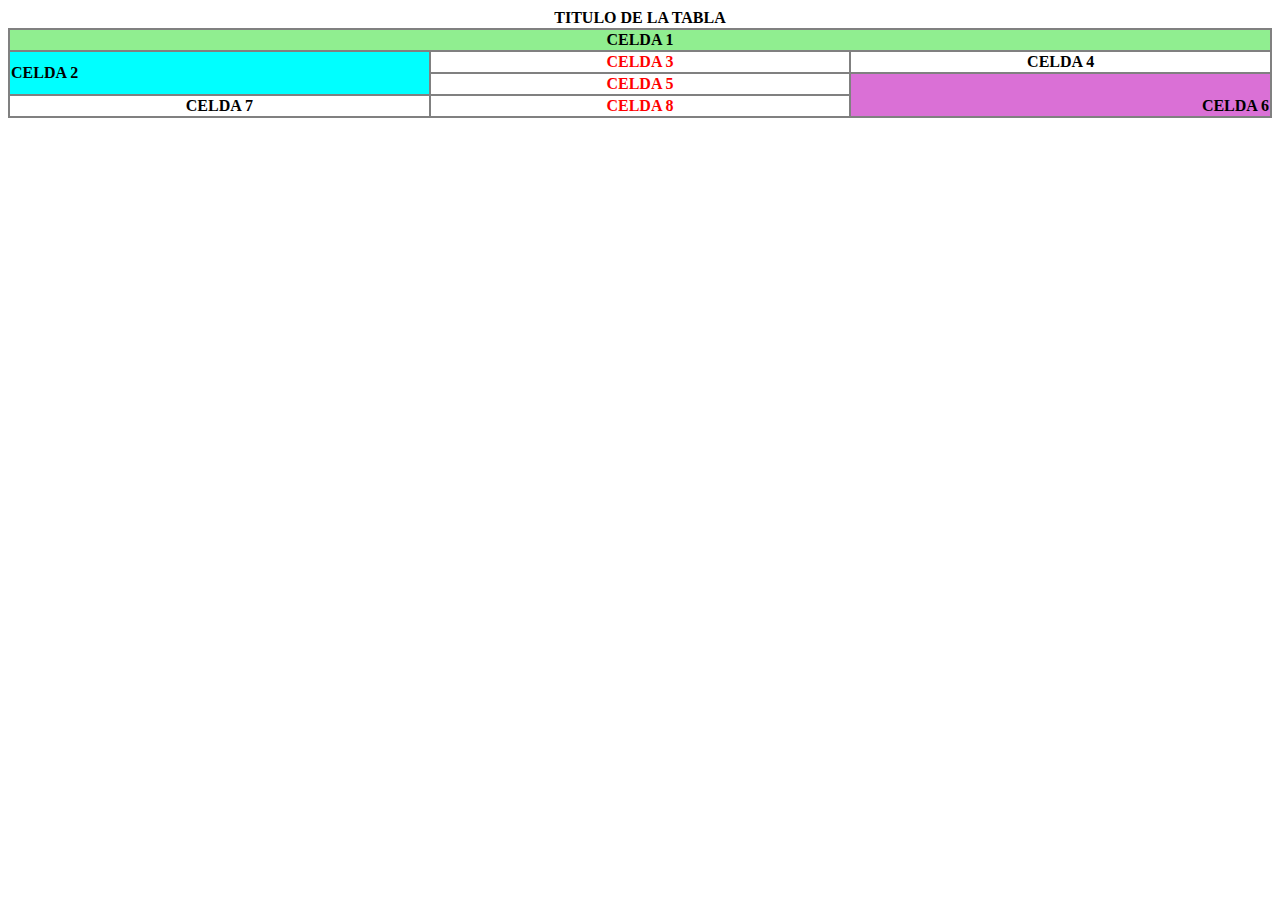
<file: EX13/index.html>
<!DOCTYPE html>
<html lang="en">
<head>
    <meta charset="UTF-8">
    <meta http-equiv="X-UA-Compatible" content="IE=edge">
    <meta name="viewport" content="width=device-width, initial-scale=1.0">
    <link rel="stylesheet" href="css/style.css">
    <title>EX 13 - Jaume Curto</title>
</head>
<body>
    <table>
        <tr>
            <th colspan="3">TITULO DE LA TABLA</th>
        </tr>
        <tr>
            <td id="c1" colspan="3"><strong>CELDA 1</strong></td>
        </tr>
        <tr>
            <td id="c2" rowspan="2"><strong>CELDA 2</strong></td>
            <td class="central"><strong>CELDA 3</strong></td>
            <td><strong>CELDA 4</strong></td>
        </tr>
        <tr>
            <td class="central"><strong>CELDA 5</strong></td>
            <td id="c6" rowspan="2"><strong>CELDA 6</strong></td>
        </tr>
        <tr>
            <td><strong>CELDA 7</strong></td>
            <td class="central"><strong>CELDA 8</strong></td>
        </tr>
    </table>
</body>
</html>
</file>
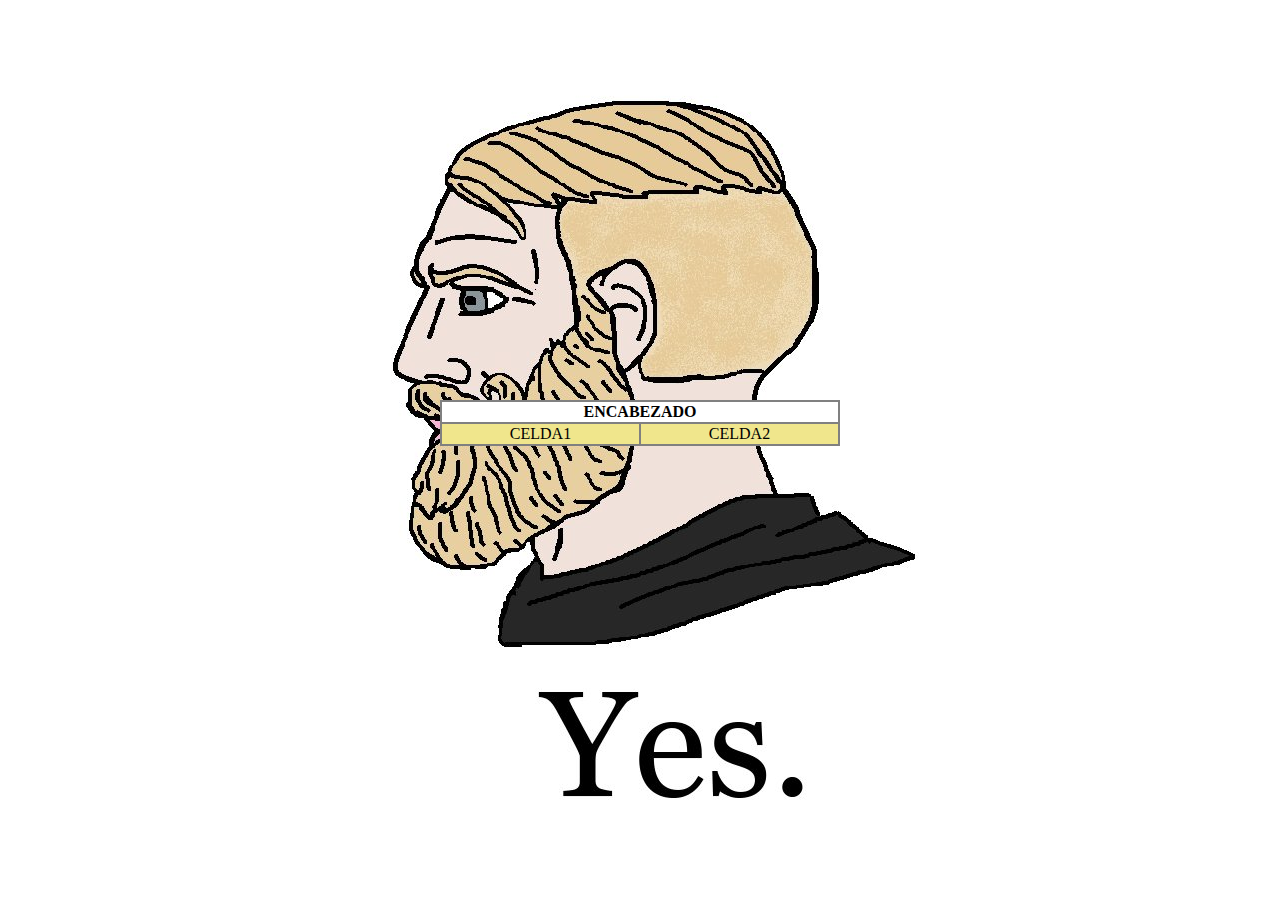
<file: EX14/index.html>
<!DOCTYPE html>
<html lang="en">
<head>
    <meta charset="UTF-8">
    <meta http-equiv="X-UA-Compatible" content="IE=edge">
    <meta name="viewport" content="width=device-width, initial-scale=1.0">
    <link rel="stylesheet" href="css/style.css">
    <title>EX 14 - Jaume Curto</title>
</head>
<body>
    <table>
        <tr>
            <th colspan="2">ENCABEZADO</th>
        </tr>
        <tr>
            <td>CELDA1</td>
            <td>CELDA2</td>
        </tr>
    </table>
</body>
</html>
</file>
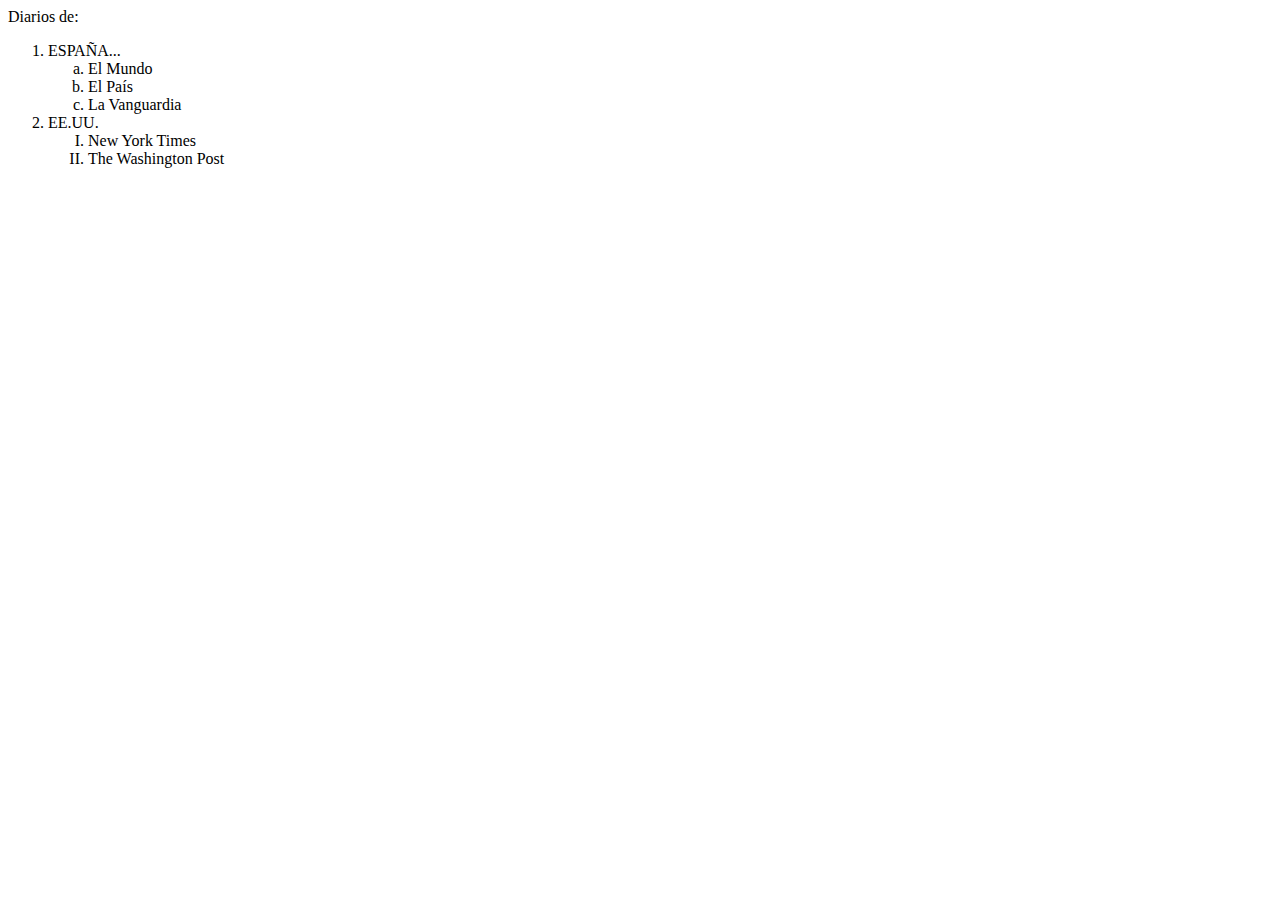
<file: EX15/index.html>
<!DOCTYPE html>
<html lang="en">
    <head>
        <meta charset="UTF-8">
        <meta http-equiv="X-UA-Compatible" content="IE=edge">
        <meta name="viewport" content="width=device-width, initial-scale=1.0">
        <title>EX 15 - Jaume Curto</title>
    </head>
    <body>
        Diarios de:
        <ol>
            <li>ESPAÑA...</li>
            <ol type="a">
                <li>El Mundo</li>
                <li>El País</li>
                <li>La Vanguardia</li>
            </ol>
            <li>EE.UU.</li>
            <ol type="I">
                <li>New York Times</li>
                <li>The Washington Post</li>
            </ol>
        </ol>
    </body>
</html>
</file>
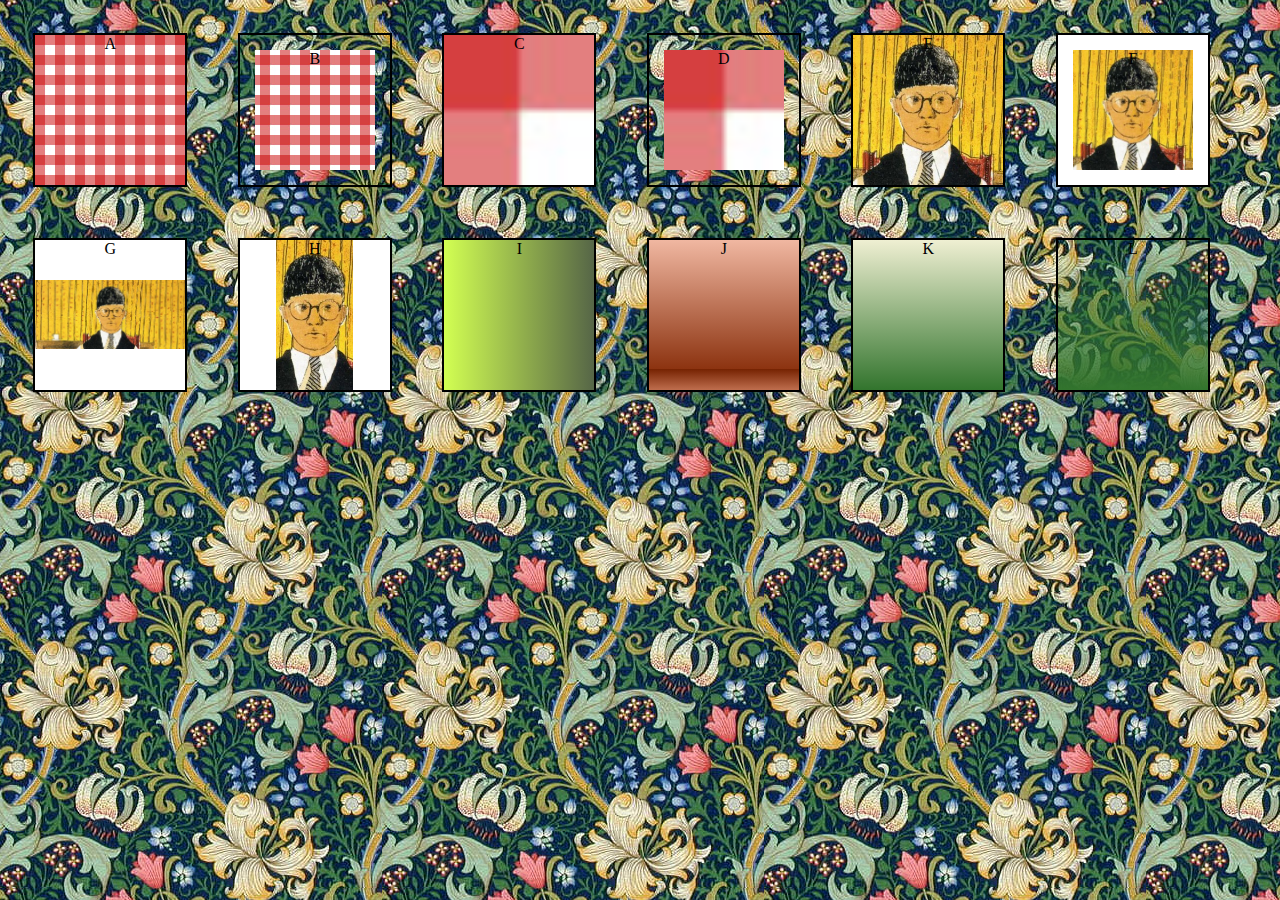
<file: EX17/index.html>
<!DOCTYPE html>
<html lang="en">
<head>
    <meta charset="UTF-8">
    <meta http-equiv="X-UA-Compatible" content="IE=edge">
    <meta name="viewport" content="width=device-width, initial-scale=1.0">
    <link rel="stylesheet" href="css/style.css">
    <title>EX 17 - Jaume Curto</title>
</head>
<body>
    <div class="row">
        <div id="divA" class="column">A</div>
        <div id="divB" class="column">B</div>
        <div id="divC" class="column">C</div>
        <div id="divD" class="column">D</div>
    </div>
    <div class="row">
        <div id="divE" class="column">E</div>
        <div id="divF" class="column">F</div>
        <div id="divG" class="column">G</div>
        <div id="divH" class="column">H</div>
    </div>
    <div class="row">
        <div id="divI" class="column">I</div>
        <div id="divJ" class="column">J</div>
        <div id="divK" class="column">K</div>
        <div id="divL" class="column">L</div>
    </div>
</body>
</html>
</file>
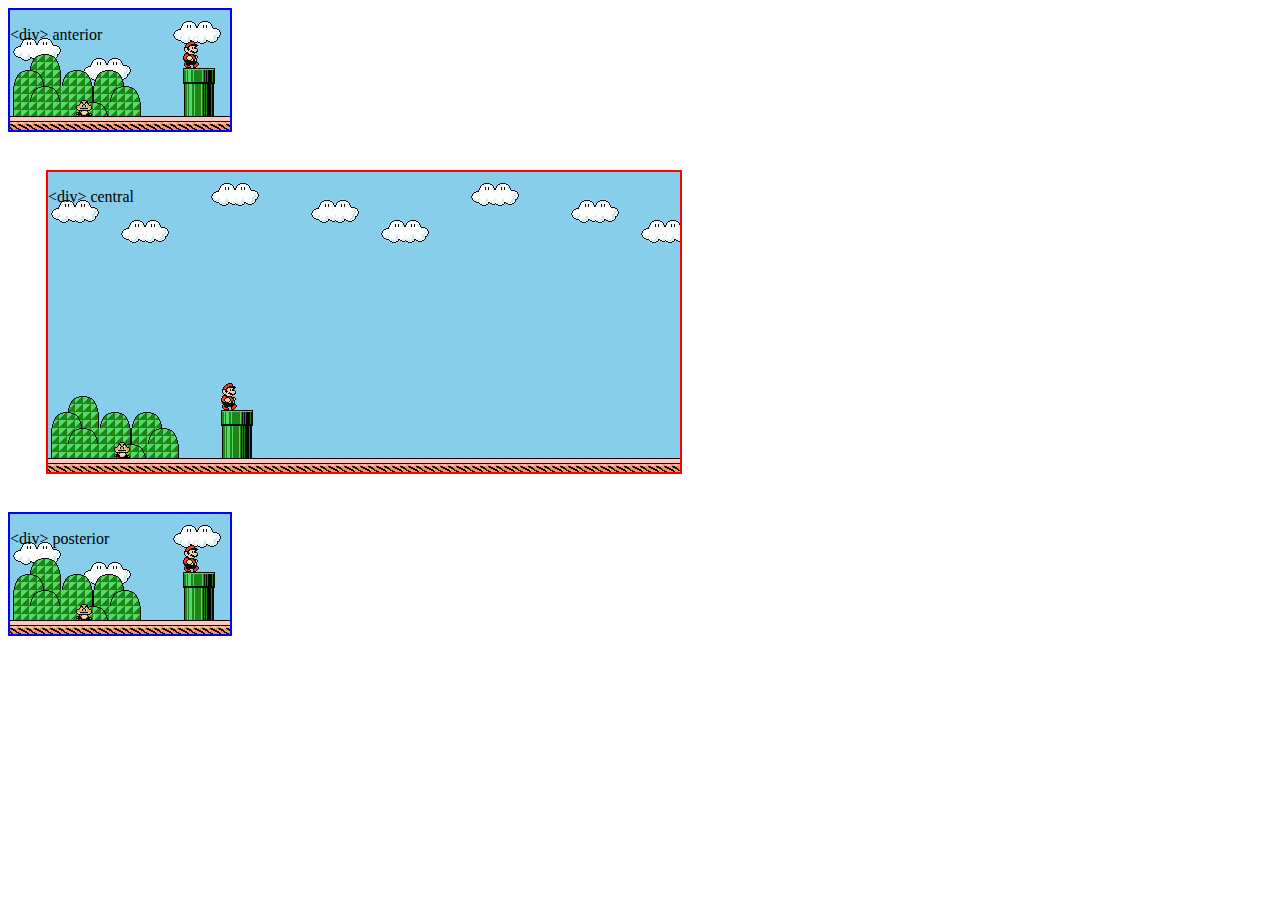
<file: EX18/index.html>
<!DOCTYPE html>
<html lang="en">
<head>
    <meta charset="UTF-8">
    <meta http-equiv="X-UA-Compatible" content="IE=edge">
    <meta name="viewport" content="width=device-width, initial-scale=1.0">
    <link rel="stylesheet" href="css/style.css">
    <title>EX 18 - Jaume Curto</title>
</head>
<body>
    <div id="anterior">
        <p>&lt;div&gt; anterior</p>
    </div>
    <div id="central">
        <p>&lt;div&gt; central</p>
    </div>
    <div id="anterior">
        <p>&lt;div&gt; posterior</p>
    </div>
</body>
</html>
</file>
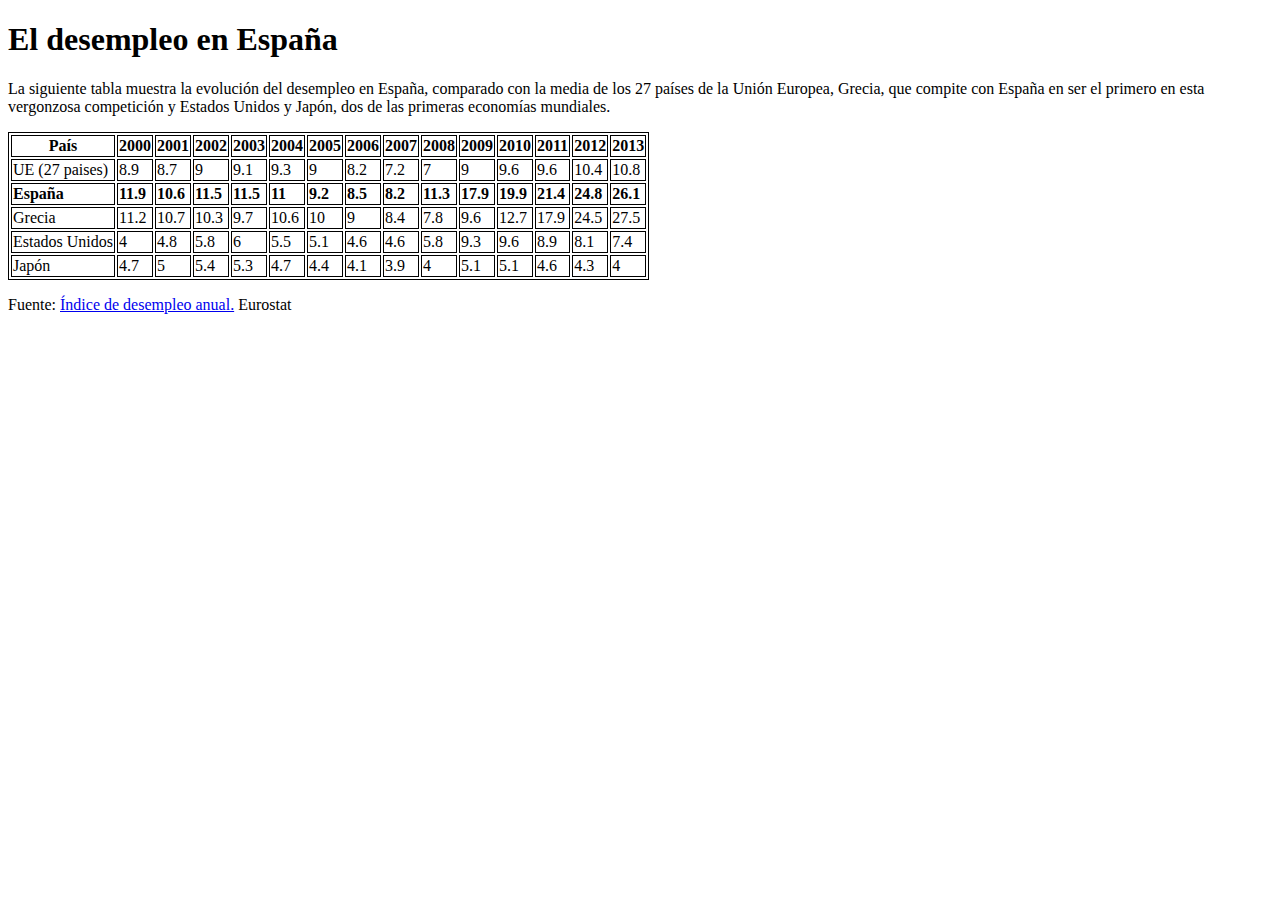
<file: EX19/index.html>
<!DOCTYPE html>
<html lang="en">
<head>
    <meta charset="UTF-8">
    <meta http-equiv="X-UA-Compatible" content="IE=edge">
    <meta name="viewport" content="width=device-width, initial-scale=1.0">
    <link rel="stylesheet" href="css/style.css">
    <title>EX 19 - Jaume Curto</title>
</head>
<body>
    <h1>El desempleo en España</h1>
    <p>La siguiente tabla muestra la evolución del desempleo en España, comparado con la media de los 27 países de la Unión Europea,
        Grecia, que compite con España en ser el primero en esta vergonzosa competición y Estados Unidos y Japón, dos de las primeras
        economías mundiales.
    </p>
    <table>
        <tr>
            <th>País</th>
            <th>2000</th>
            <th>2001</th>
            <th>2002</th>
            <th>2003</th>
            <th>2004</th>
            <th>2005</th>
            <th>2006</th>
            <th>2007</th>
            <th>2008</th>
            <th>2009</th>
            <th>2010</th>
            <th>2011</th>
            <th>2012</th>
            <th>2013</th>
        </tr>
        <tr>
            <td>UE (27 paises)</td>
            <td>8.9</td>
            <td>8.7</td>
            <td>9</td>
            <td>9.1</td>
            <td>9.3</td>
            <td>9</td>
            <td>8.2</td>
            <td>7.2</td>
            <td>7</td>
            <td>9</td>
            <td>9.6</td>
            <td>9.6</td>
            <td>10.4</td>
            <td>10.8</td>
        </tr>
        <tr>
            <td><strong>España</strong></td>
            <td><strong>11.9</strong></td>
            <td><strong>10.6</strong></td>
            <td><strong>11.5</strong></td>
            <td><strong>11.5</strong></td>
            <td><strong>11</strong></td>
            <td><strong>9.2</strong></td>
            <td><strong>8.5</strong></td>
            <td><strong>8.2</strong></td>
            <td><strong>11.3</strong></td>
            <td><strong>17.9</strong></td>
            <td><strong>19.9</strong></td>
            <td><strong>21.4</strong></td>
            <td><strong>24.8</strong></td>
            <td><strong>26.1</strong></td>
        </tr>
        <tr>
            <td>Grecia</td>
            <td>11.2</td>
            <td>10.7</td>
            <td>10.3</td>
            <td>9.7</td>
            <td>10.6</td>
            <td>10</td>
            <td>9</td>
            <td>8.4</td>
            <td>7.8</td>
            <td>9.6</td>
            <td>12.7</td>
            <td>17.9</td>
            <td>24.5</td>
            <td>27.5</td>
        </tr>
        <tr>
            <td>Estados Unidos</td>
            <td>4</td>
            <td>4.8</td>
            <td>5.8</td>
            <td>6</td>
            <td>5.5</td>
            <td>5.1</td>
            <td>4.6</td>
            <td>4.6</td>
            <td>5.8</td>
            <td>9.3</td>
            <td>9.6</td>
            <td>8.9</td>
            <td>8.1</td>
            <td>7.4</td>
        </tr>
        <tr>
            <td>Japón</td>
            <td>4.7</td>
            <td>5</td>
            <td>5.4</td>
            <td>5.3</td>
            <td>4.7</td>
            <td>4.4</td>
            <td>4.1</td>
            <td>3.9</td>
            <td>4</td>
            <td>5.1</td>
            <td>5.1</td>
            <td>4.6</td>
            <td>4.3</td>
            <td>4</td>
        </tr>
    </table>
    <p>Fuente: <a href="./index.html">Índice de desempleo anual.</a> Eurostat</p>
</body>
</html>
</file>
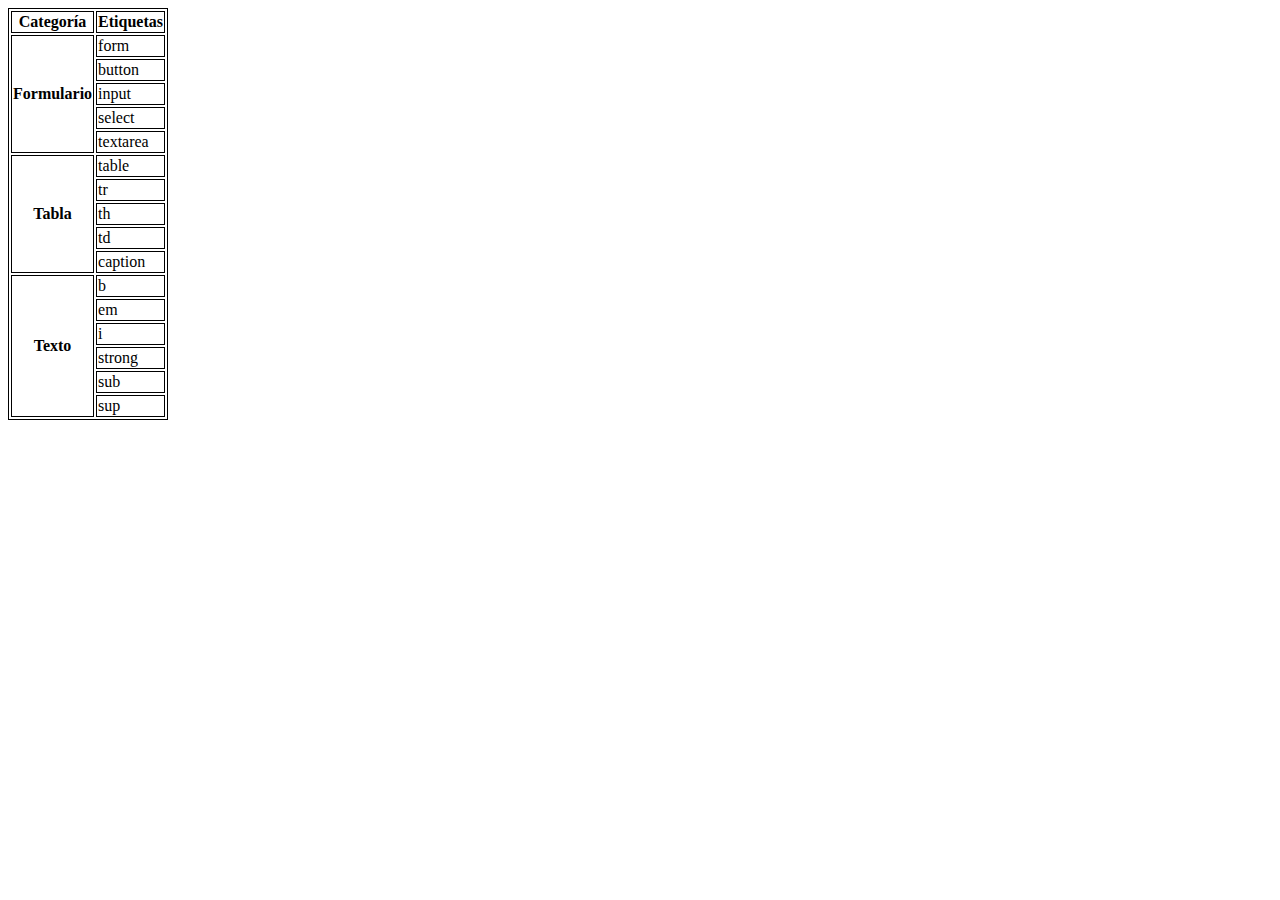
<file: EX20/index.html>
<!DOCTYPE html>
<html lang="en">
<head>
    <meta charset="UTF-8">
    <meta http-equiv="X-UA-Compatible" content="IE=edge">
    <meta name="viewport" content="width=device-width, initial-scale=1.0">
    <link rel="stylesheet" href="css/style.css">
    <title>EX 20 - Jaume Curto</title>
</head>
<body>
    <table>
        <tr>
            <th>Categoría</th>
            <th>Etiquetas</th>
        </tr>
        <tr>
            <th rowspan="5">Formulario</th>
            <td>form</td>
        </tr>
        <tr>
            <td>button</td>
        </tr>
        <tr>
            <td>input</td>
        </tr>
        <tr>
            <td>select</td>
        </tr>
        <tr>
            <td>textarea</td>
        </tr>
        <tr>
            <th rowspan="5">Tabla</th>
            <td>table</td>
        </tr>
        <tr>
            <td>tr</td>
        </tr>
        <tr>
            <td>th</td>
        </tr>
        <tr>
            <td>td</td>
        </tr>
        <tr>
            <td>caption</td>
        </tr>
        <tr>
            <th rowspan="6">Texto</th>
            <td>b</td>
        </tr>
        <tr>
            <td>em</td>
        </tr>
        <tr>
            <td>i</td>
        </tr>
        <tr>
            <td>strong</td>
        </tr>
        <tr>
            <td>sub</td>
        </tr>
        <tr>
            <td>sup</td>
        </tr>
    </table>
</body>
</html>
</file>
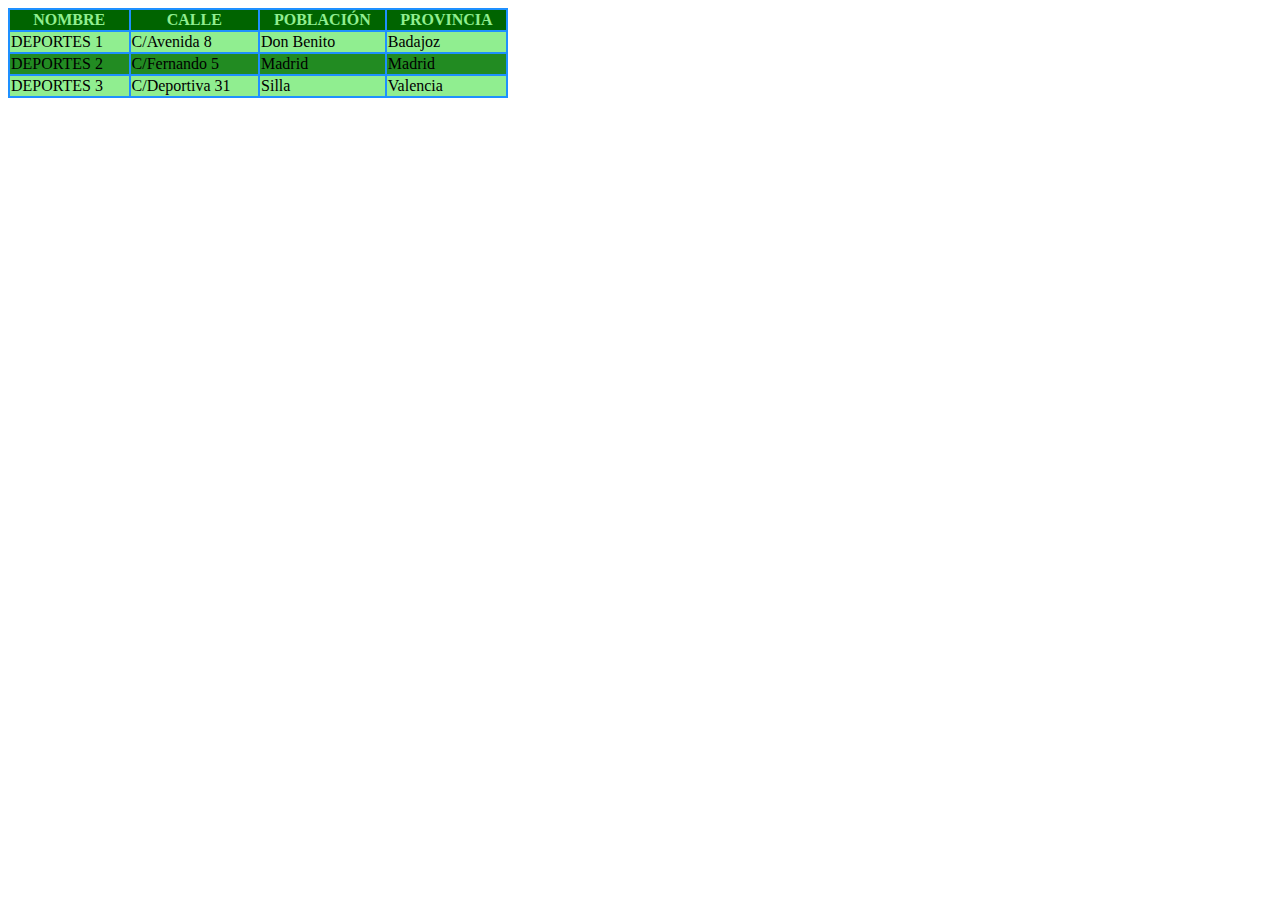
<file: deportes/donde.html>
<!DOCTYPE html>
<html lang="en">
<head>
    <meta charset="UTF-8">
    <meta http-equiv="X-UA-Compatible" content="IE=edge">
    <meta name="viewport" content="width=device-width, initial-scale=1.0">
    <link rel="stylesheet" href="css/style.css">
    <title>EX 11 - Jaume Curto</title>
</head>
<body>
    <table>
        <tr>
            <th>NOMBRE</th>
            <th>CALLE</th>
            <th>POBLACIÓN</th>
            <th>PROVINCIA</th>
        </tr>
        <tr class="impar">
            <td>DEPORTES 1</td>
            <td>C/Avenida 8</td>
            <td>Don Benito</td>
            <td>Badajoz</td>
        </tr>
        <tr class="par">
            <td>DEPORTES 2</td>
            <td>C/Fernando 5</td>
            <td>Madrid</td>
            <td>Madrid</td>
        </tr>
        <tr class="impar">
            <td>DEPORTES 3</td>
            <td>C/Deportiva 31</td>
            <td>Silla</td>
            <td>Valencia</td>
        </tr>
    </table>
</body>
</html>
</file>
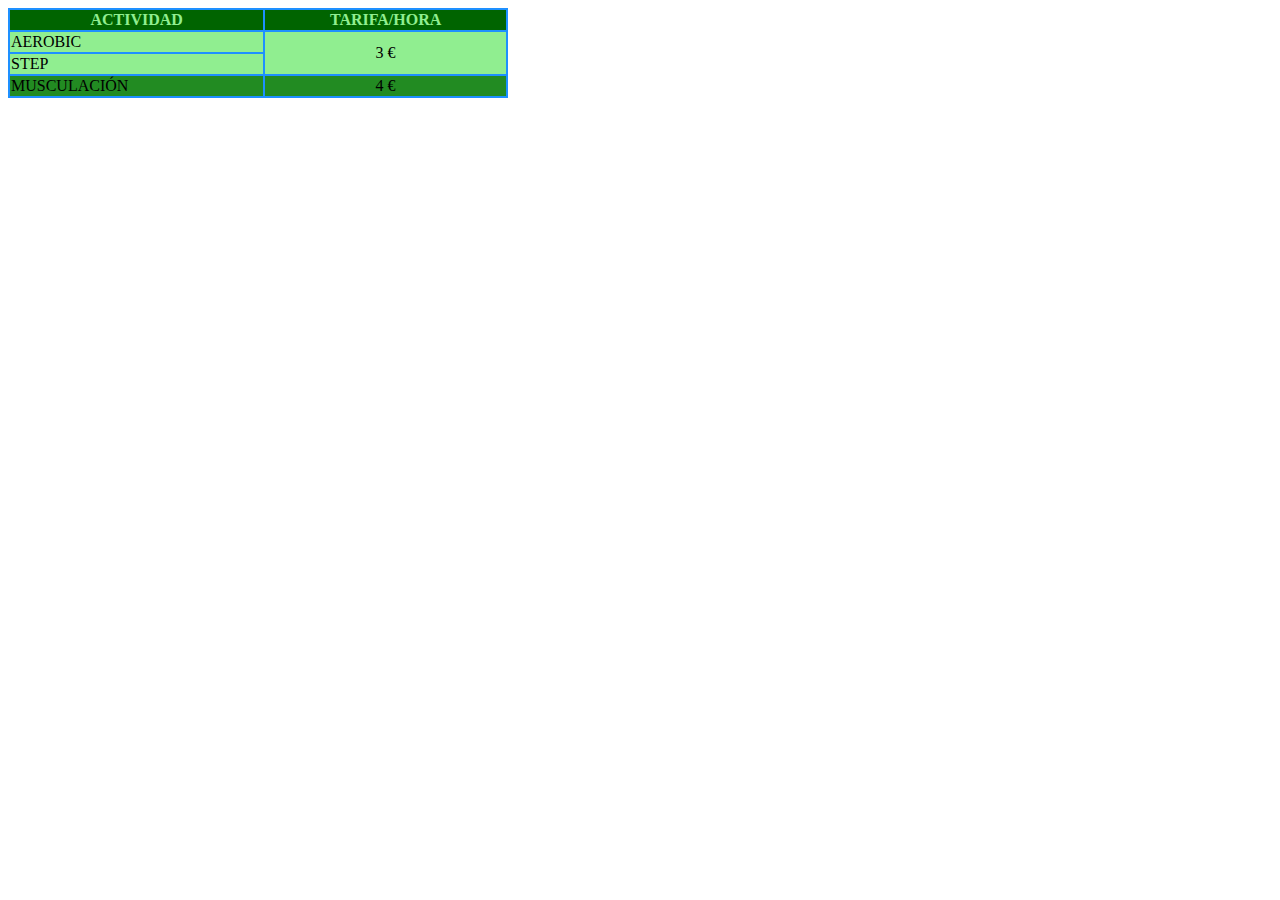
<file: deportes/instalacions.html>
<!DOCTYPE html>
<html lang="en">
<head>
    <meta charset="UTF-8">
    <meta http-equiv="X-UA-Compatible" content="IE=edge">
    <meta name="viewport" content="width=device-width, initial-scale=1.0">
    <link rel="stylesheet" href="css/style.css">
    <title>EX 12 - Jaume Curto</title>
</head>
<body>
    <table>
        <tr>
            <th>ACTIVIDAD</th>
            <th>TARIFA/HORA</th>
        </tr>
        <tr class="impar">
            <td>AEROBIC</td>
            <td rowspan="2" class="precio">3 €</td>
        </tr>
        <tr class="impar">
            <td>STEP</td>
        </tr>
        <tr class="par">
            <td>MUSCULACIÓN</td>
            <td class="precio">4 €</td>
        </tr>
    </table>
</body>
</html>
</file>
<file: EX13/css/style.css>
table{
    width: 100%;
    border-collapse: collapse;
    text-align: center;
}
td{
    border: 2px solid gray;

}
td.central{
    color: red;
}
#c1{
    background-color: lightgreen;
}
#c2{
    text-align: left;
    background-color: cyan;
}
#c6{
    text-align: right;
    vertical-align: bottom;
    background-color: orchid;
}
</file>
<file: EX14/css/style.css>
body{
    background-image: url("../images/yes.jpg");
    background-repeat: no-repeat;
    background-attachment: fixed;
    background-position: center;
    display: block;
    width: 400px;
    margin: auto;
}
table{
    text-align: center;
    border: 2px solid gray;
    border-collapse: collapse;
    width: 100%;
    margin-top: 100%;
    
}
th{
    background-color: white;
}
td{
    border: 2px solid gray;
}
tr:nth-child(even){
    background-color: khaki;
}
</file>
<file: EX17/css/style.css>
body{
    background-image: url("../images/ac.jpg");
    text-align: center;
}
.row{
    width: 100%;
}
.column{
    width: 150px;
    height: 150px;
    float: left;
    margin: 2%;
    border: 2px solid black;
}
#divA{
    background-image: url("../images/back_mantel.jpg");
}
#divB{
    background-image: url("../images/back_mantel.jpg");
    background-clip: content-box;
    width: 120px;
    height: 120px;
    padding: 15px;
}
#divC{
    background-image: url("../images/back_mantel.jpg");
    background-repeat: no-repeat;
    background-size: 100% 100%;
}
#divD{
    background-image: url("../images/back_mantel.jpg");
    background-repeat: no-repeat;
    background-clip: content-box;
    background-size: 100% 100%;
    width: 120px;
    height: 120px;
    padding: 15px;
}
#divE{
    background-image: url("../images/dh.jpg");
    background-repeat: no-repeat;
    background-size: cover;
}
#divF{
    background-image: url("../images/dh.jpg");
    background-repeat: no-repeat;
    background-size: cover;
    background-origin: content-box;
    background-color: white;
    width: 120px;
    height: 120px;
    padding: 15px;
}
#divG{
    background-image: url("../images/dh_2.jpg");
    background-repeat: no-repeat;
    background-size: contain;
    background-position: center;
    background-color: white;
}
#divH{
    background-image: url("../images/dh_3.jpg");
    background-repeat: no-repeat;
    background-size: contain;
    background-position: center;
    background-color: white;
}
#divI{
    background: linear-gradient(to right, #d2ff52 0%, #566647 100%);
}
#divJ{
    background: linear-gradient(to bottom, rgba(240,183,161,1) 0%, rgba(140,51,16,1) 86%, rgba(117,34,1,1) 51%, rgba(191,110,78,1) 100%);
}
#divK{
    background: linear-gradient(to top, rgba(50,116,45,1) 0%, rgba(239,239,210,1) 100%);
}
#divL{
    background: linear-gradient(to top, rgba(50,116,45,1) 0%, rgba(50,116,45,0) 100%);
    
}
</file>
<file: EX18/css/style.css>
#anterior{
    background: url("../images/f01.png") left bottom repeat-x,
    url("../images/f02.png") left bottom no-repeat,
    url("../images/f03.png") left top repeat-x;
    background-color: skyblue;
    border: 2px solid blue;
    height: 120px;
    width: 220px;
}
#central{
    
    border: 2px solid red;
    background: url("../images/f01.png") left bottom repeat-x,
    url("../images/f02.png") left bottom no-repeat,
    url("../images/f03.png") left top repeat-x;
    background-color: skyblue;
    width: 50%;
    height: 300px;
    margin: 3%;
}
</file>
<file: EX19/css/style.css>
th{
    text-align: center;
    border: 1px solid black;
}
table{
    border: 1px solid black;
}
td{
    border: 1px solid black;
}
</file>
<file: EX20/css/style.css>
table{
    border: 1px solid black;
}
th{
    border: 1px solid black;
}
td{
    border: 1px solid black;
}
</file>
<file: deportes/css/style.css>
table{
    border: 2px solid dodgerblue;
    border-collapse: collapse;
    width: 500px;
}
th{
    border: 2px solid dodgerblue;
    color: lightgreen;
    background-color: darkgreen;
    text-align: center;
}
td{
    border: 2px solid dodgerblue;
}
tr.impar{
    background-color: lightgreen;
}
tr.par{
    background-color: forestgreen;
}
td.precio{
    text-align: center;
}
</file>
